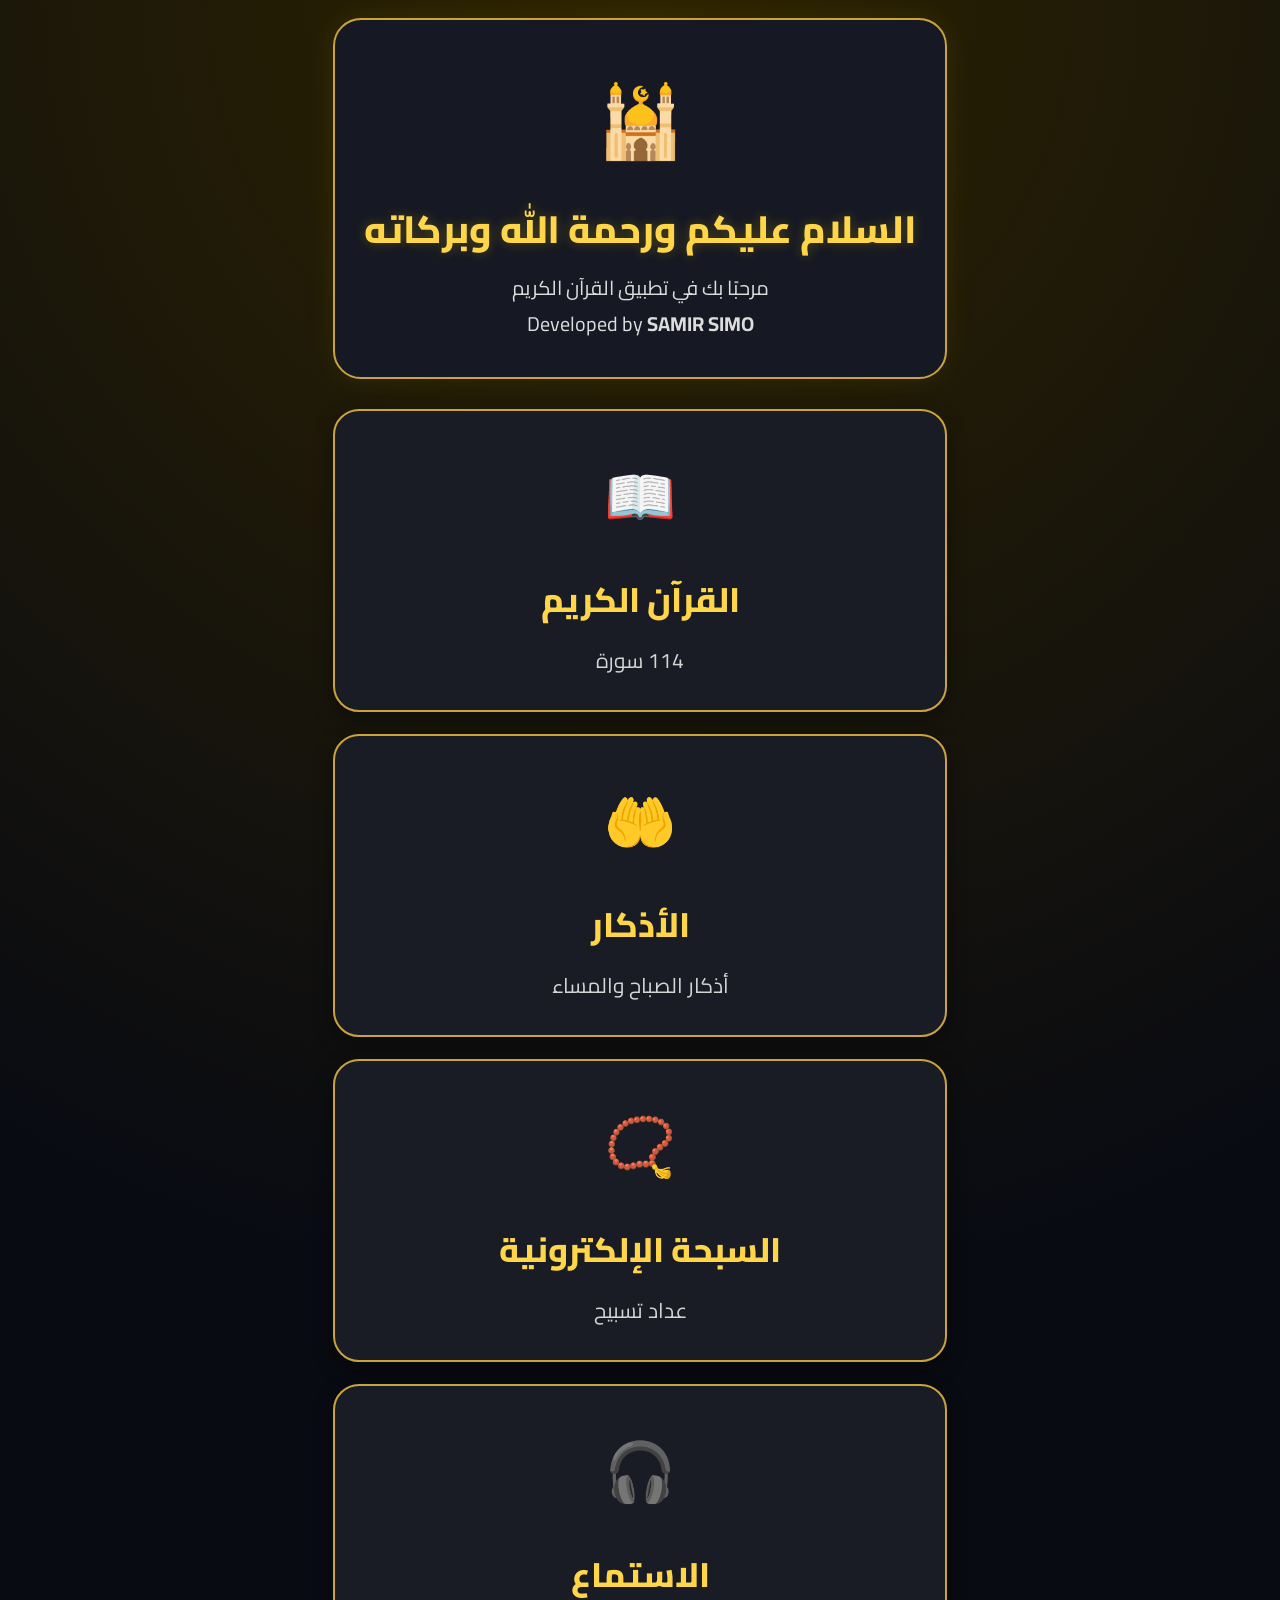
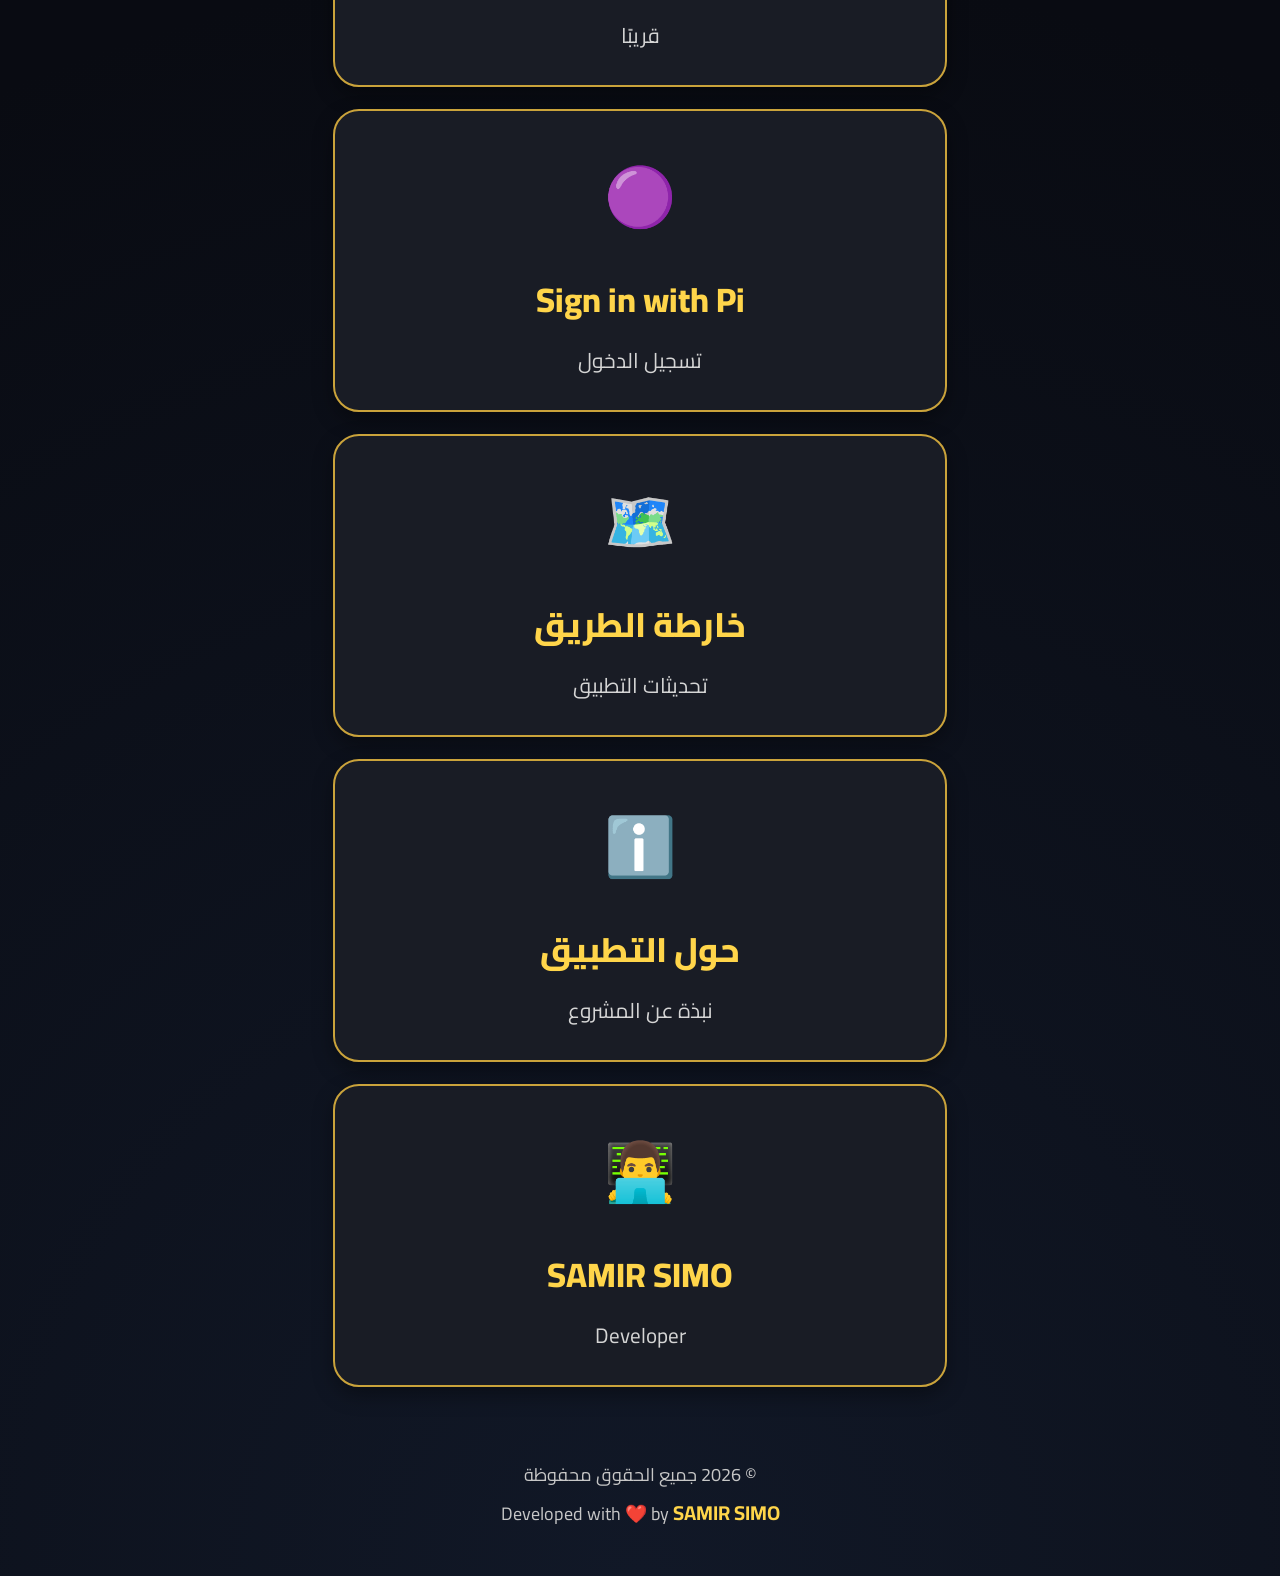
<file: index.html>
<!DOCTYPE html>
<html lang="ar" dir="rtl">

<head>

<meta charset="UTF-8">

<meta name="viewport" content="width=device-width, initial-scale=1.0">

<title>القرآن الكريم | SAMIR SIMO</title>

<link rel="stylesheet" href="style.css">

<link rel="preconnect" href="https://fonts.googleapis.com">

<link rel="preconnect" href="https://fonts.gstatic.com" crossorigin>

<link href="https://fonts.googleapis.com/css2?family=Cairo:wght@400;600;700;800&display=swap" rel="stylesheet">

</head>

<body>

<div class="container">

<header class="hero">

<div class="hero-icon">

🕌

</div>

<h1>

السلام عليكم ورحمة الله وبركاته

</h1>

<p>

مرحبًا بك في تطبيق القرآن الكريم

</p>

<p>

Developed by <b>SAMIR SIMO</b>

</p>

</header>

<section class="cards">
  <a href="quran.html" class="card">

<div class="card-icon">📖</div>

<h2>القرآن الكريم</h2>

<p>114 سورة</p>

</a>

<a href="adhkar.html" class="card">

<div class="card-icon">🤲</div>

<h2>الأذكار</h2>

<p>أذكار الصباح والمساء</p>

</a>

<a href="tasbeeh.html" class="card">

<div class="card-icon">📿</div>

<h2>السبحة الإلكترونية</h2>

<p>عداد تسبيح</p>

</a>

<a href="#" class="card">

<div class="card-icon">🎧</div>

<h2>الاستماع</h2>

<p>قريبًا</p>

</a>

<a href="#" class="card">

<div class="card-icon">🟣</div>

<h2>Sign in with Pi</h2>

<p>تسجيل الدخول</p>

</a>

<a href="roadmap.html" class="card">

<div class="card-icon">🗺️</div>

<h2>خارطة الطريق</h2>

<p>تحديثات التطبيق</p>

</a>

<a href="about.html" class="card">

<div class="card-icon">ℹ️</div>

<h2>حول التطبيق</h2>

<p>نبذة عن المشروع</p>

</a>

<a href="developer.html" class="card">

<div class="card-icon">👨‍💻</div>

<h2>SAMIR SIMO</h2>

<p>Developer</p>

</a>

</section>
<footer>

<p>

© 2026 جميع الحقوق محفوظة

</p>

<p>

Developed with ❤️ by

<b>SAMIR SIMO</b>

</p>

</footer>

</div>

<script src="script.js"></script>

</body>

</html>
</file>
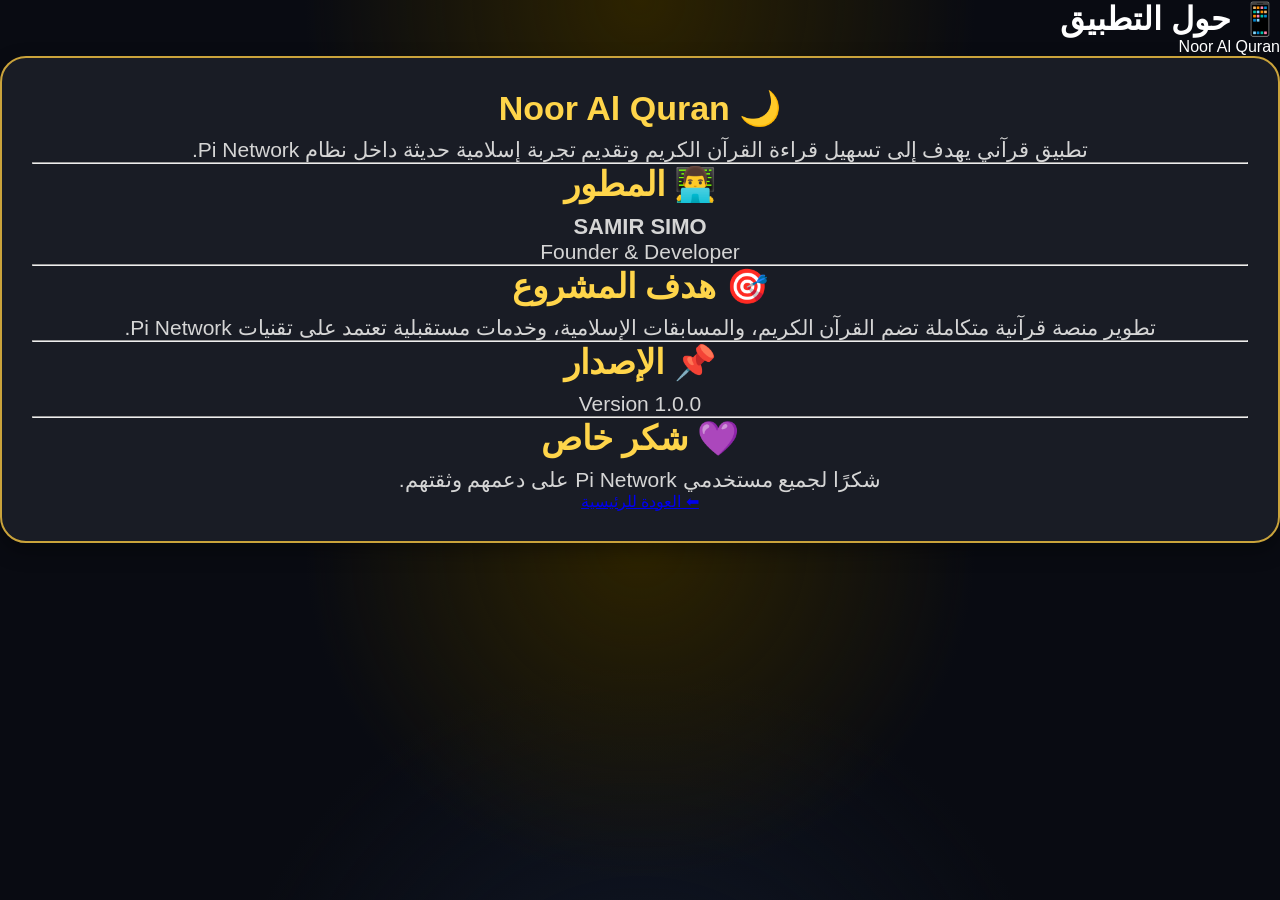
<file: about.html>
<!DOCTYPE html>
<html lang="ar" dir="rtl">

<head>
<meta charset="UTF-8">
<meta name="viewport" content="width=device-width, initial-scale=1.0">
<title>حول التطبيق</title>
<link rel="stylesheet" href="style.css">
</head>

<body>

<header>
<h1>📱 حول التطبيق</h1>
<p>Noor Al Quran</p>
</header>

<main class="card">

<h2>🌙 Noor Al Quran</h2>

<p>
تطبيق قرآني يهدف إلى تسهيل قراءة القرآن الكريم وتقديم تجربة إسلامية حديثة داخل نظام Pi Network.
</p>

<hr>

<h2>👨‍💻 المطور</h2>

<p style="text-align:center;font-size:22px;">
 <strong>SAMIR SIMO</strong>


<p style="text-align:center;">
Founder & Developer
</p>

<hr>

<h2>🎯 هدف المشروع</h2>

<p>
تطوير منصة قرآنية متكاملة تضم القرآن الكريم، والمسابقات الإسلامية، وخدمات مستقبلية تعتمد على تقنيات Pi Network.
</p>

<hr>

<h2>📌 الإصدار</h2>

<p>Version 1.0.0</p>

<hr>

<h2>💜 شكر خاص</h2>

<p>
شكرًا لجميع مستخدمي Pi Network على دعمهم وثقتهم.
</p>

<a href="index.html" class="button">
⬅ العودة للرئيسية
</a>

</main>

</body>
</html>
</file>
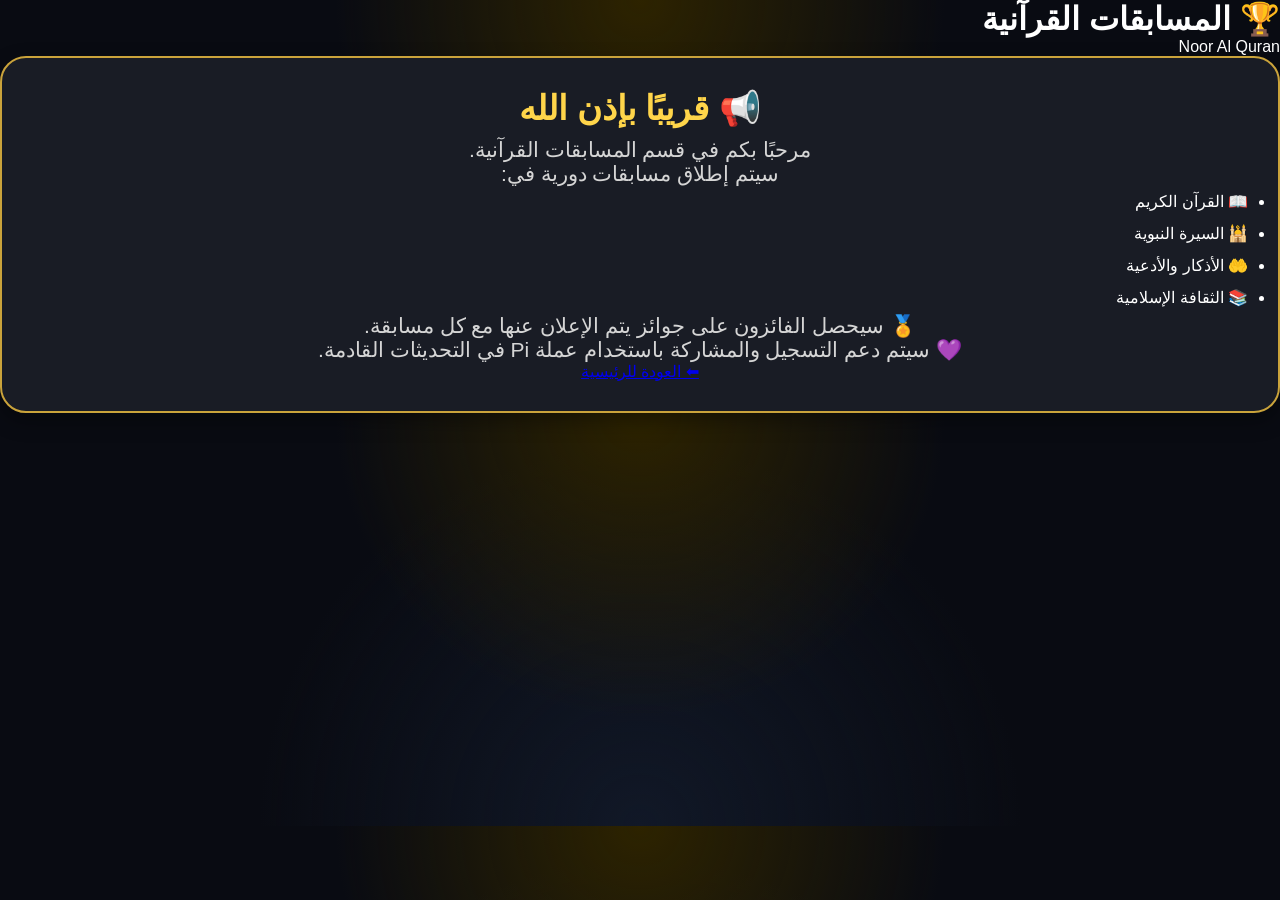
<file: contest.html>
<!DOCTYPE html>
<html lang="ar" dir="rtl">

<head>
<meta charset="UTF-8">
<meta name="viewport" content="width=device-width, initial-scale=1.0">
<title>المسابقات القرآنية</title>

<link rel="stylesheet" href="style.css">

</head>

<body>

<header>
<h1>🏆 المسابقات القرآنية</h1>
<p>Noor Al Quran</p>
</header>

<main class="card">

<h2>📢 قريبًا بإذن الله</h2>

<p>
مرحبًا بكم في قسم المسابقات القرآنية.
</p>

<p>
سيتم إطلاق مسابقات دورية في:
</p>

<ul style="text-align:right;line-height:2;">
<li>📖 القرآن الكريم</li>
<li>🕌 السيرة النبوية</li>
<li>🤲 الأذكار والأدعية</li>
<li>📚 الثقافة الإسلامية</li>
</ul>

<p>
🏅 سيحصل الفائزون على جوائز يتم الإعلان عنها مع كل مسابقة.
</p>

<p>
💜 سيتم دعم التسجيل والمشاركة باستخدام عملة Pi في التحديثات القادمة.
</p>

<a href="index.html" class="button">
⬅ العودة للرئيسية
</a>

</main>

</body>

</html>
</file>
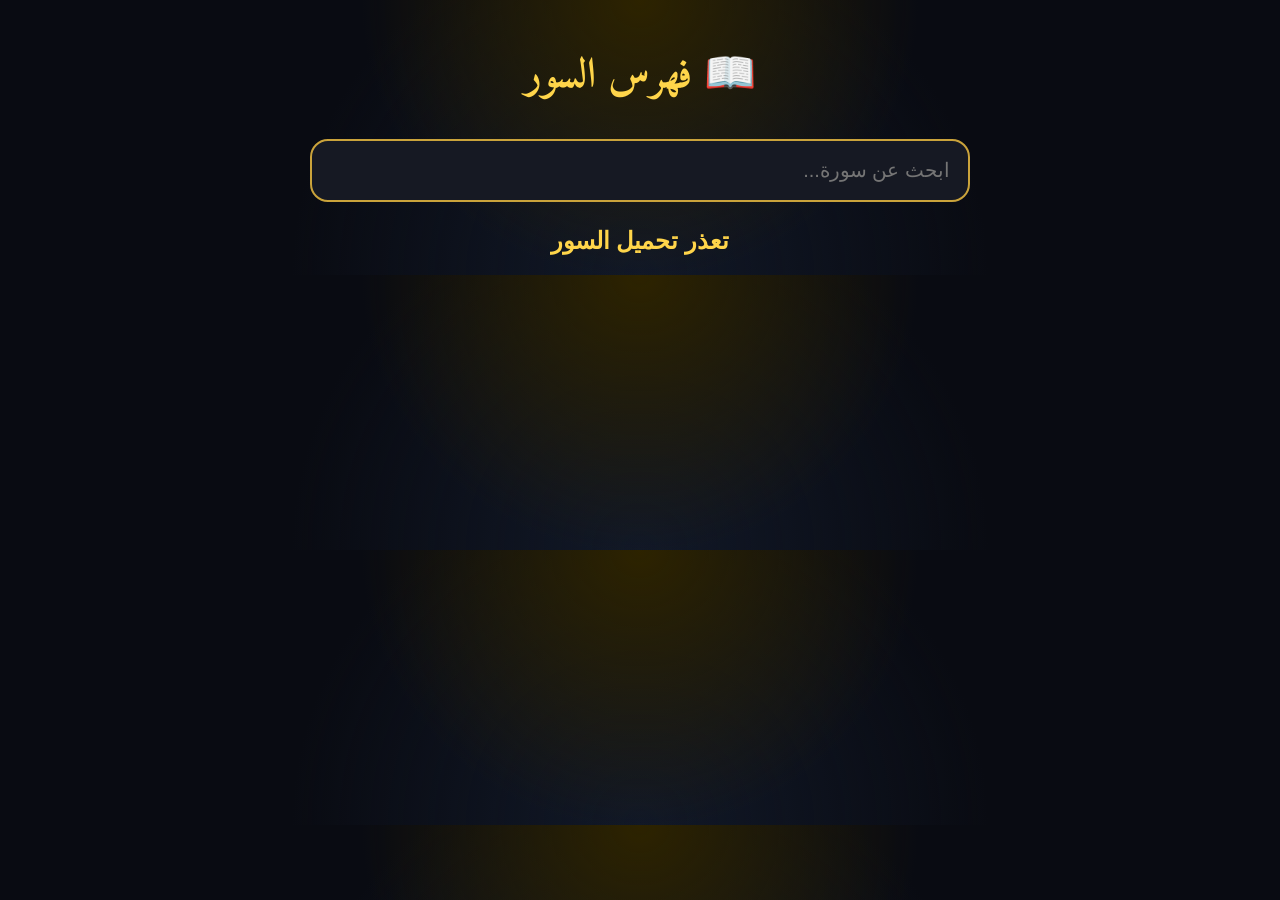
<file: quran.html>
<!DOCTYPE html>
<html lang="ar" dir="rtl">

<head>

<meta charset="UTF-8">

<meta name="viewport" content="width=device-width,initial-scale=1.0">

<title>فهرس السور</title>

<link rel="stylesheet" href="style.css">

<link href="https://fonts.googleapis.com/css2?family=Amiri:wght@400;700&display=swap" rel="stylesheet">

<style>

.quran-page{

max-width:700px;

margin:auto;

padding:20px;

}

.quran-title{

text-align:center;

font-size:42px;

color:#FFD54A;

margin:20px 0;

font-family:'Amiri',serif;

}

.search-box{

margin:25px 0;

}

.search-box input{

width:100%;

padding:18px;

font-size:20px;

border-radius:18px;

border:2px solid #caa33b;

background:#161923;

color:white;

outline:none;

}

#surah-list{

display:flex;

flex-direction:column;

gap:18px;

}

.surah-card{

display:flex;

align-items:center;

justify-content:space-between;

background:#191c25;

border:2px solid #caa33b;

border-radius:24px;

padding:20px;

text-decoration:none;

color:white;

transition:.3s;

}

.surah-card:hover{

background:#222733;

transform:translateY(-3px);

}

.surah-name{

font-family:'Amiri',serif;

font-size:32px;

color:#FFD54A;

}

.surah-number{

width:52px;

height:52px;

border-radius:50%;

background:#FFD54A;

color:#111;

display:flex;

align-items:center;

justify-content:center;

font-size:22px;

font-weight:bold;

}

</style>

</head>

<body>

<div class="quran-page">

<h1 class="quran-title">

📖 فهرس السور

</h1>

<div class="search-box">

<input

id="search"

placeholder="ابحث عن سورة..."

>

</div>

<div id="surah-list">

<div style="text-align:center">

جاري تحميل السور...

</div>

</div>
  <script>

const list = document.getElementById("surah-list");

const search = document.getElementById("search");

let surahs=[];

fetch("https://api.alquran.cloud/v1/surah")

.then(r=>r.json())

.then(data=>{

surahs=data.data;

draw(surahs);

})

.catch(()=>{

list.innerHTML="<h2 style='text-align:center;color:#FFD54A;'>تعذر تحميل السور</h2>";

});

function draw(items){

let html="";

items.forEach(s=>{

html+=`

<a class="surah-card"

href="surah.html?id=${s.number}">

<div class="surah-name">

${s.name}

</div>

<div class="surah-number">

${s.number}

</div>

</a>

`;

});

list.innerHTML=html;

}

search.addEventListener("input",function(){

let word=this.value.trim();

let result=surahs.filter(s=>

s.name.includes(word)

);

draw(result);

});

</script>
  </div>

</body>

</html>
</file>
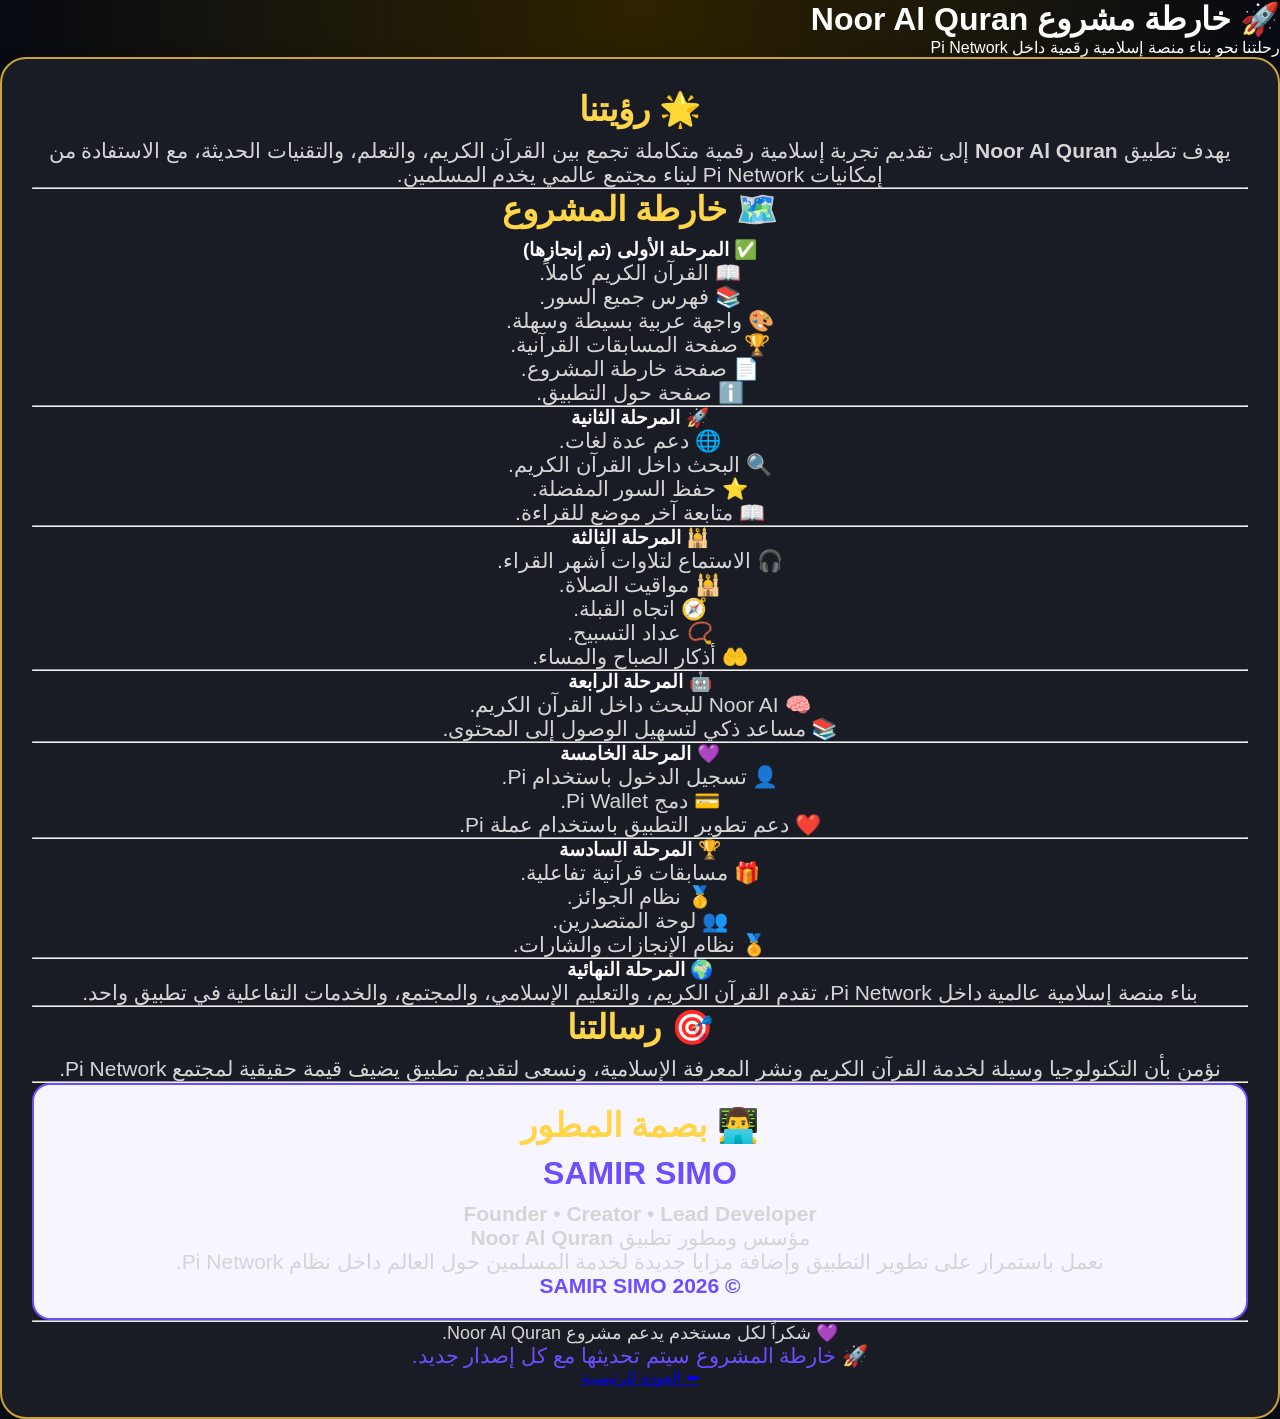
<file: roadmap.html>
<!DOCTYPE html>
<html lang="ar" dir="rtl">
<head>
<meta charset="UTF-8">
<meta name="viewport" content="width=device-width, initial-scale=1.0">
<title>خارطة مشروع Noor Al Quran</title>
<link rel="stylesheet" href="style.css">
</head>

<body>

<header>
<h1>🚀 خارطة مشروع Noor Al Quran</h1>
<p>رحلتنا نحو بناء منصة إسلامية رقمية داخل Pi Network</p>
</header>

<main class="card">

<h2>🌟 رؤيتنا</h2>

<p>
يهدف تطبيق <strong>Noor Al Quran</strong> إلى تقديم تجربة إسلامية رقمية متكاملة تجمع بين القرآن الكريم، والتعلم، والتقنيات الحديثة، مع الاستفادة من إمكانيات Pi Network لبناء مجتمع عالمي يخدم المسلمين.
</p>

<hr>

<h2>🗺️ خارطة المشروع</h2>

<h3>✅ المرحلة الأولى (تم إنجازها)</h3>

<p>📖 القرآن الكريم كاملاً.</p>
<p>📚 فهرس جميع السور.</p>
<p>🎨 واجهة عربية بسيطة وسهلة.</p>
<p>🏆 صفحة المسابقات القرآنية.</p>
<p>📄 صفحة خارطة المشروع.</p>
<p>ℹ️ صفحة حول التطبيق.</p>

<hr>

<h3>🚀 المرحلة الثانية</h3>

<p>🌐 دعم عدة لغات.</p>
<p>🔍 البحث داخل القرآن الكريم.</p>
<p>⭐ حفظ السور المفضلة.</p>
<p>📖 متابعة آخر موضع للقراءة.</p>

<hr>

<h3>🕌 المرحلة الثالثة</h3>

<p>🎧 الاستماع لتلاوات أشهر القراء.</p>
<p>🕌 مواقيت الصلاة.</p>
<p>🧭 اتجاه القبلة.</p>
<p>📿 عداد التسبيح.</p>
<p>🤲 أذكار الصباح والمساء.</p>

<hr>

<h3>🤖 المرحلة الرابعة</h3>

<p>🧠 Noor AI للبحث داخل القرآن الكريم.</p>
<p>📚 مساعد ذكي لتسهيل الوصول إلى المحتوى.</p>

<hr>

<h3>💜 المرحلة الخامسة</h3>

<p>👤 تسجيل الدخول باستخدام Pi.</p>
<p>💳 دمج Pi Wallet.</p>
<p>❤️ دعم تطوير التطبيق باستخدام عملة Pi.</p>

<hr>

<h3>🏆 المرحلة السادسة</h3>

<p>🎁 مسابقات قرآنية تفاعلية.</p>
<p>🥇 نظام الجوائز.</p>
<p>👥 لوحة المتصدرين.</p>
<p>🏅 نظام الإنجازات والشارات.</p>

<hr>

<h3>🌍 المرحلة النهائية</h3>

<p>
بناء منصة إسلامية عالمية داخل Pi Network، تقدم القرآن الكريم، والتعليم الإسلامي، والمجتمع، والخدمات التفاعلية في تطبيق واحد.
</p>

<hr>

<h2>🎯 رسالتنا</h2>

<p>
نؤمن بأن التكنولوجيا وسيلة لخدمة القرآن الكريم ونشر المعرفة الإسلامية، ونسعى لتقديم تطبيق يضيف قيمة حقيقية لمجتمع Pi Network.
</p>

<hr>

<div style="background:#f7f5ff;border:2px solid #6C4DFF;border-radius:18px;padding:20px;text-align:center;">

<h2>👨‍💻 بصمة المطور</h2>

<h1 style="color:#6C4DFF;margin:10px 0;">
SAMIR SIMO
</h1>

<p><strong>Founder • Creator • Lead Developer</strong></p>

<p>
مؤسس ومطور تطبيق <strong>Noor Al Quran</strong>
</p>

<p>
نعمل باستمرار على تطوير التطبيق وإضافة مزايا جديدة لخدمة المسلمين حول العالم داخل نظام Pi Network.
</p>

<p style="color:#6C4DFF;font-weight:bold;">
© 2026 SAMIR SIMO
</p>

</div>

<hr>

<p style="text-align:center;font-size:18px;">
💜 شكراً لكل مستخدم يدعم مشروع Noor Al Quran.
</p>

<p style="text-align:center;color:#6C4DFF;">
🚀 خارطة المشروع سيتم تحديثها مع كل إصدار جديد.
</p>

<a href="index.html" class="button">
⬅ العودة للرئيسية
</a>

</main>

</body>
</html>
</file>
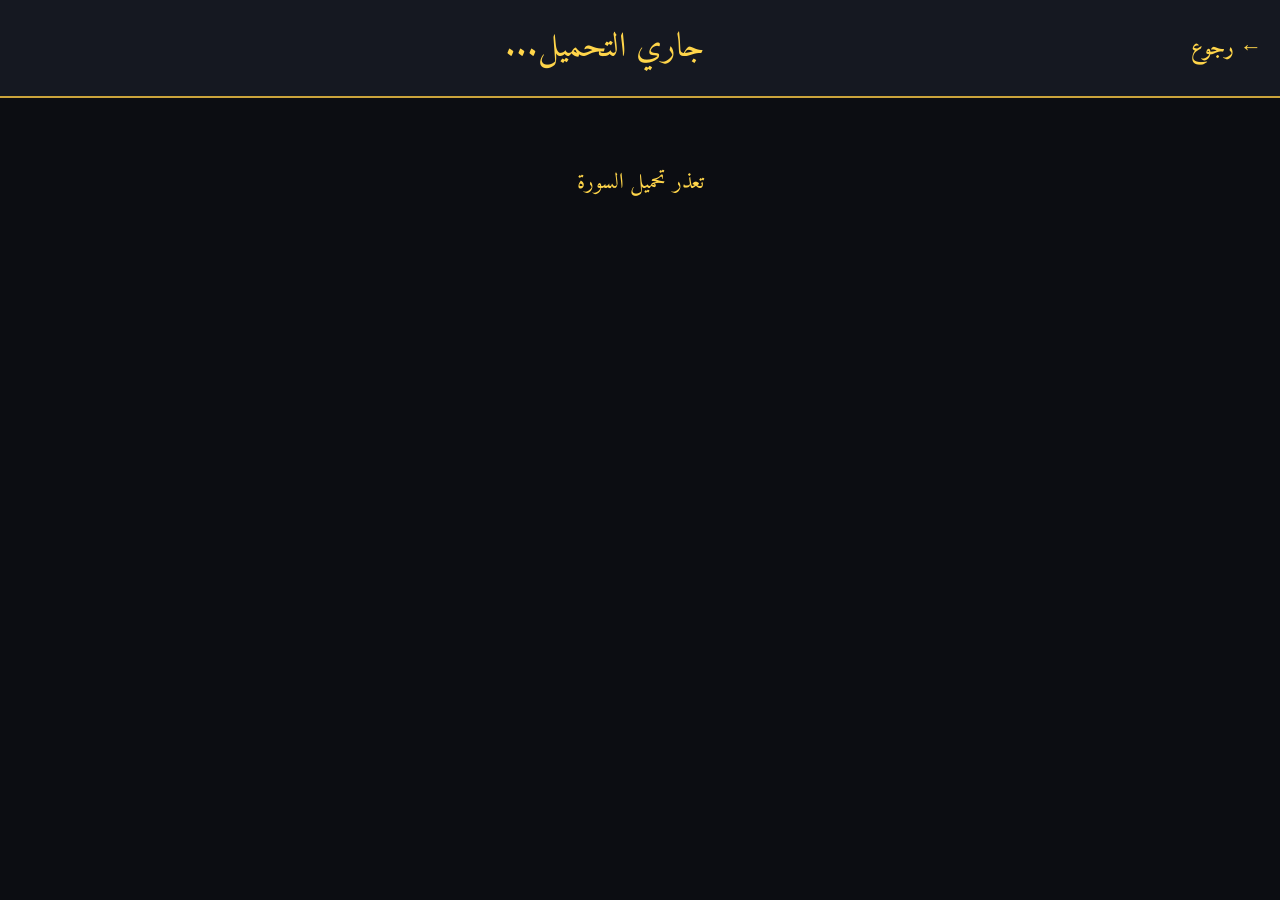
<file: surah.html>
<!DOCTYPE html>
<html lang="ar" dir="rtl">

<head>

<meta charset="UTF-8">

<meta name="viewport"
content="width=device-width,initial-scale=1.0">

<title>القرآن الكريم</title>

<link rel="stylesheet"
href="style.css">

<link href="https://fonts.googleapis.com/css2?family=Amiri:wght@400;700&display=swap"
rel="stylesheet">

<style>

body{

background:#0c0d12;

margin:0;

padding:0;

font-family:'Amiri',serif;

}

.top-bar{

position:sticky;

top:0;

background:#151821;

padding:18px;

border-bottom:2px solid #caa33b;

display:flex;

align-items:center;

justify-content:space-between;

z-index:999;

}

.back{

text-decoration:none;

color:#FFD54A;

font-size:22px;

font-weight:bold;

}

#surah-name{

color:#FFD54A;

font-size:34px;

text-align:center;

flex:1;

}

#content{

max-width:900px;

margin:auto;

padding:25px;

}

.ayah{

font-size:36px;

line-height:2.5;

text-align:justify;

background:#161922;

margin-bottom:18px;

padding:25px;

border-radius:22px;

border:1px solid rgba(255,215,0,.18);

box-shadow:0 5px 15px rgba(0,0,0,.25);

}

.ayah-number{

display:inline-flex;

align-items:center;

justify-content:center;

width:42px;

height:42px;

margin-right:12px;

border-radius:50%;

background:#FFD54A;

color:#111;

font-size:18px;

font-weight:bold;

}

</style>

</head>

<body>

<div class="top-bar">

<a class="back"

href="quran.html">

← رجوع

</a>

<div id="surah-name">

جاري التحميل...

</div>

</div>

<div id="content">

<div style="text-align:center">

جاري تحميل السورة...

</div>

</div>
<script>

const id = new URLSearchParams(window.location.search).get("id") || 1;

const surahName = document.getElementById("surah-name");

const content = document.getElementById("content");

fetch("https://api.alquran.cloud/v1/surah/" + id + "/quran-uthmani")

.then(response => response.json())

.then(result => {

const surah = result.data;

surahName.innerHTML = surah.englishName + " - " + surah.name;

let html = "";

surah.ayahs.forEach(ayah => {

html += `

<div class="ayah">

${ayah.text}

<span class="ayah-number">

${ayah.numberInSurah}

</span>

</div>

`;

});

content.innerHTML = html;

})

.catch(error => {

content.innerHTML = `

<div style="text-align:center;
padding:40px;
font-size:22px;
color:#FFD54A;">

تعذر تحميل السورة

</div>

`;

console.log(error);

});

</script>
</body>

</html>
</file>
<file: style.css>
*{
margin:0;
padding:0;
box-sizing:border-box;
}

html{
scroll-behavior:smooth;
}

body{
font-family:'Cairo',sans-serif;
background:#090b12;
background-image:
radial-gradient(circle at top,#2d2300 0%,transparent 40%),
radial-gradient(circle at bottom,#111827 0%,transparent 50%);
color:#fff;
overflow-x:hidden;
}

.container{
width:100%;
max-width:650px;
margin:auto;
padding:18px;
}

.hero{
background:#161923;
border:2px solid #caa33b;
border-radius:28px;
padding:35px 20px;
text-align:center;
margin-bottom:30px;
box-shadow:0 0 30px rgba(255,215,0,.08);
}

.hero-icon{
font-size:70px;
margin-bottom:15px;
}

.hero h1{
font-size:38px;
font-weight:800;
color:#ffd54a;
line-height:1.5;
margin-bottom:12px;
text-shadow:0 0 12px rgba(255,215,0,.25);
}

.hero p{
font-size:20px;
color:#ddd;
line-height:1.8;
}

.cards{
display:flex;
flex-direction:column;
gap:22px;
margin-top:20px;
}

.card{
display:block;
text-decoration:none;
background:#191c25;
border:2px solid #caa33b;
border-radius:26px;
padding:30px;
text-align:center;
transition:.35s;
box-shadow:0 8px 20px rgba(0,0,0,.35);
}

.card:hover{
transform:translateY(-5px);
background:#202430;
box-shadow:0 0 25px rgba(255,215,0,.20);
}

.card-icon{
font-size:58px;
margin-bottom:18px;
}

.card h2{
font-size:34px;
color:#ffd54a;
margin-bottom:10px;
font-weight:800;
}

.card p{
font-size:21px;
color:#d5d5d5;
  
}
footer{

margin-top:45px;

padding:25px;

text-align:center;

font-size:18px;

color:#c7c7c7;

line-height:2;

}

footer b{

color:#FFD54A;

font-size:20px;

}

.card:active{

transform:scale(.98);

}

::-webkit-scrollbar{

width:8px;

}

::-webkit-scrollbar-track{

background:#111;

}

::-webkit-scrollbar-thumb{

background:#caa33b;

border-radius:20px;

}

@media(max-width:600px){

.hero{

padding:28px 18px;

}

.hero-icon{

font-size:58px;

}

.hero h1{

font-size:29px;

}

.hero p{

font-size:17px;

}

.card{

padding:24px;

}

.card-icon{

font-size:48px;

}

.card h2{

font-size:28px;

}

.card p{

font-size:18px;

}

}
</file>
